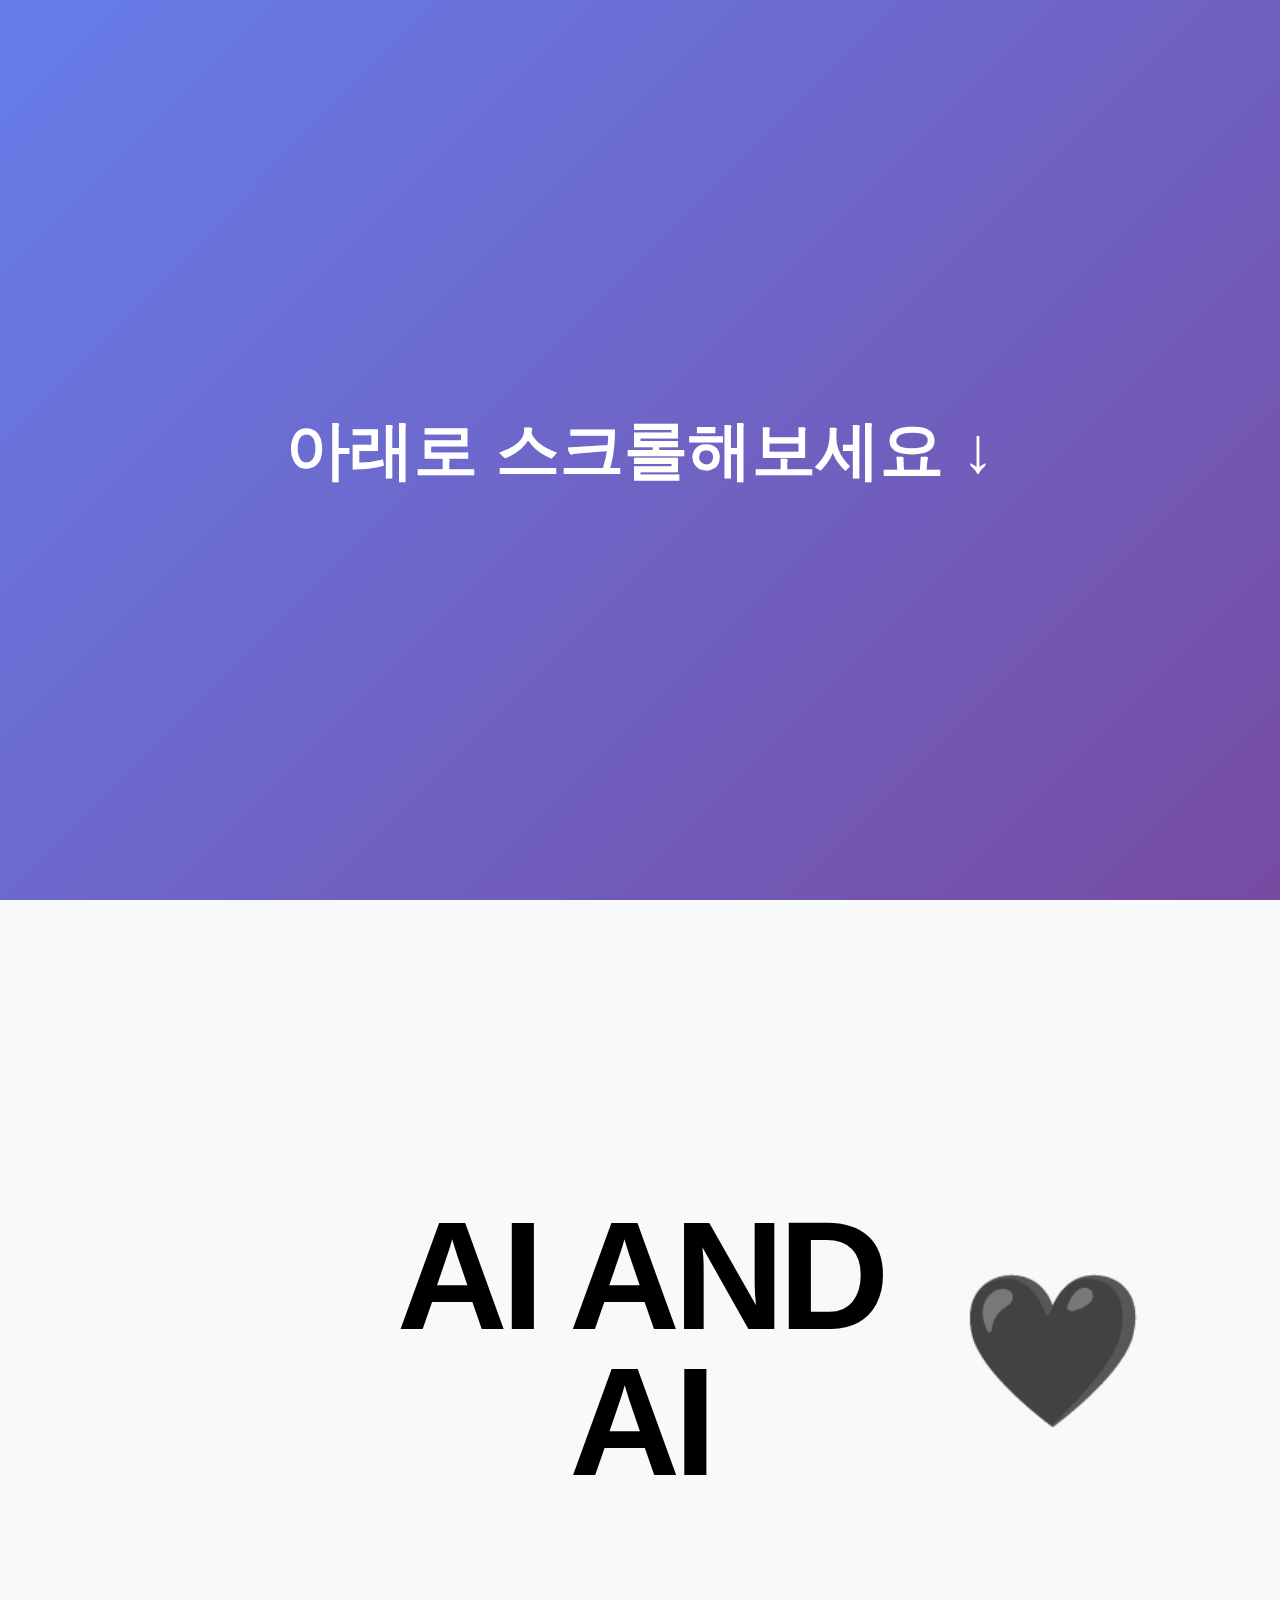
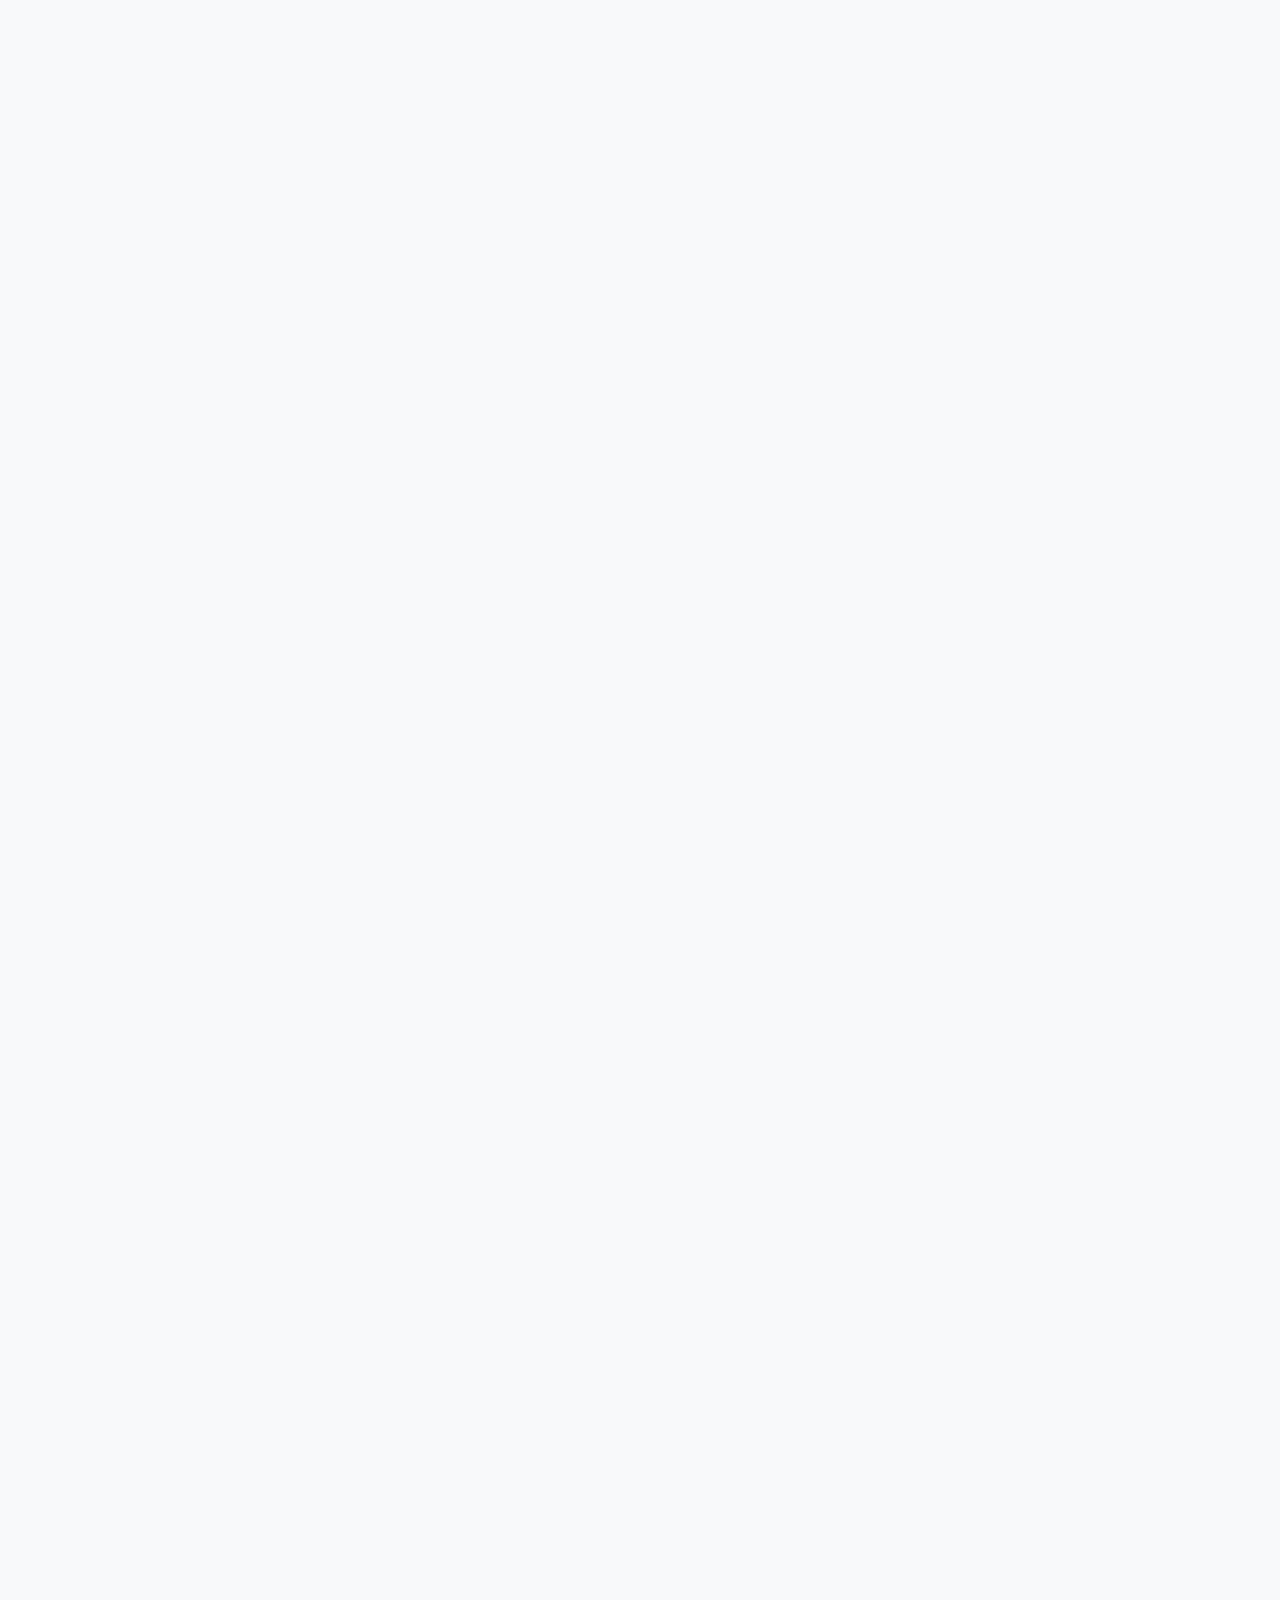
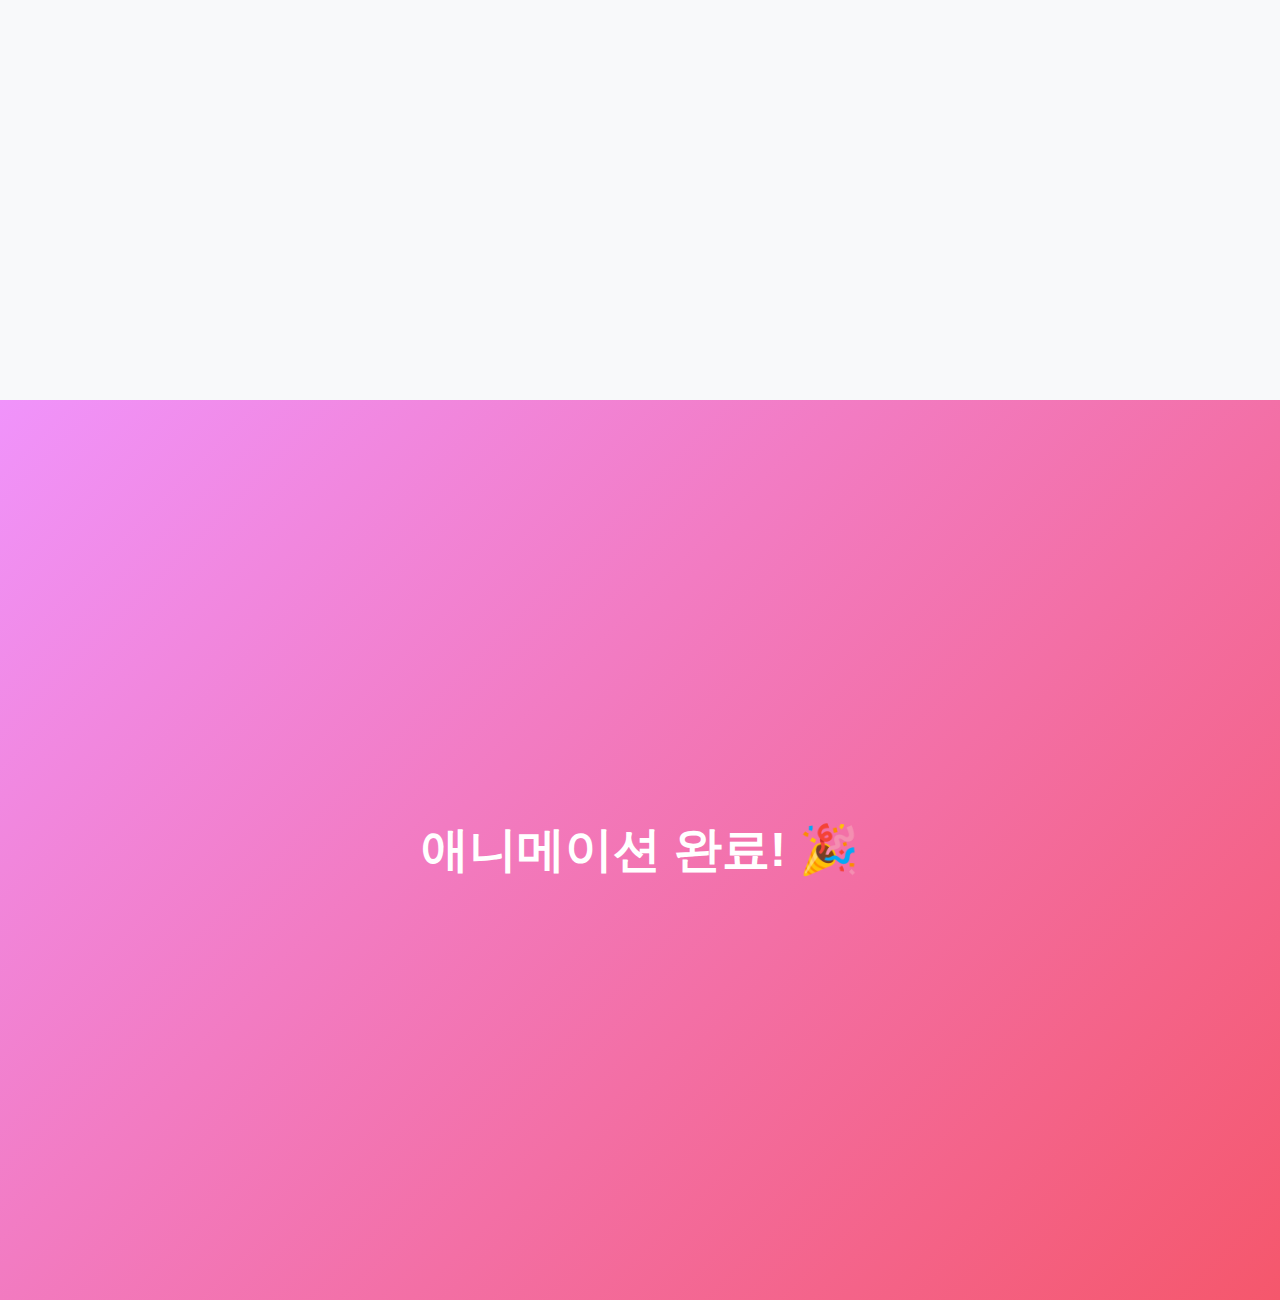
<file: section-2.html>
<!DOCTYPE html>
<html lang="ko">
<head>
    <meta charset="UTF-8">
    <meta name="viewport" content="width=device-width, initial-scale=1.0">
    <title>Scroll Animation - 사이드 이미지 중앙 이동</title>
<link href="https://fonts.googleapis.com/css2?family=Inter:wght@400;700;900&amp;display=swap" rel="stylesheet"/>

    <style>
        * {
            margin: 0;
            padding: 0;
            box-sizing: border-box;
        }

        body {
            font-family: -apple-system, BlinkMacSystemFont, 'Segoe UI', sans-serif;
            overflow-x: hidden;
        }

        /* 첫 번째 섹션 */
        .intro-section {
            height: 100vh;
            display: flex;
            align-items: center;
            justify-content: center;
            background: linear-gradient(135deg, #667eea 0%, #764ba2 100%);
        }

        .intro-section h1 {
            font-size: 4rem;
            color: white;
            text-align: center;
        }

        /* 메인 애니메이션 섹션 */
        .animation-section {
            position: relative;
            height: 300vh;
            background: #f8f9fa;
        }

        .sticky-container {
            position: sticky;
            top: 0;
            height: 100vh;
            overflow: hidden;
        }

        .content-wrapper {
            position: relative;
            height: 100%;
            display: flex;
            align-items: center;
            justify-content: center;
            padding: 0 5%;
        }

        /* 텍스트 영역 */
        .text-content {
            position: absolute;
            left: 50%;
            transform: translateX(-50%);
            max-width: 700px;
            text-align: center;
            z-index: 1;
            transition: opacity 0.5s ease;
        }

        .text-content .label {
            font-family: 'Arial', sans-serif;
            font-size: 1.2rem;
            font-weight: 700;
            color: #667eea;
            margin-bottom: 20px;
            opacity: 1;
            transition: opacity 0.5s ease;
        }

        .text-content .title {
            font-size: 3.5rem;
            font-weight: 700;
            line-height: 1.3;
            margin-bottom: 30px;
            opacity: 1;
            transition: opacity 0.5s ease;
        }

        .text-content .description {
            font-size: 1.3rem;
            line-height: 1.8;
            color: #666;
            opacity: 1;
            transition: opacity 0.5s ease;
        }

        /* 이미지 영역 */
        .image-container {
            position: absolute;
            right: 10%;
            top: 50%;
            transform: translateY(-50%);
            width: 200px;
            height: 200px;
            border-radius: 30px;
            overflow: visible;
            display: flex;
            align-items: center;
            justify-content: center;
            transition: none;
        }

        .heart-emoji {
            font-size: 150px;
            line-height: 1;
            transition: none;
            position: relative;
        }
        
        /* 빨간 하트를 위한 오버레이 */
        .heart-emoji::after {
            content: '❤️';
            position: absolute;
            top: 0;
            left: 0;
            opacity: 0;
            transition: none;
        }

        .image-container img {
            width: 100%;
            height: 100%;
            object-fit: cover;
        }

        /* 최종 섹션 */
        .final-section {
            height: 100vh;
            display: flex;
            align-items: center;
            justify-content: center;
            background: linear-gradient(135deg, #f093fb 0%, #f5576c 100%);
        }

        .final-section h2 {
            font-size: 3rem;
            color: white;
            text-align: center;
        }

        .text-hero {
            font-size: clamp(3.5rem, 12vw, 12rem);
            line-height: 0.95;
            letter-spacing: -0.04em;
            font-weight: 900;
            text-transform: uppercase;
        }

        /* 반응형 */
        @media (max-width: 1024px) {
            .text-content .title {
                font-size: 2.5rem;
            }

            .image-container {
                width: 280px;
                height: 480px;
            }
        }

        @media (max-width: 768px) {
            .text-content {
                left: 5%;
                max-width: 90%;
            }

            .text-content .title {
                font-size: 2rem;
            }

            .image-container {
                right: 5%;
                width: 220px;
                height: 380px;
            }
        }
    </style>
</head>
<body>
    <!-- 인트로 섹션 -->
    <section class="intro-section">
        <h1>아래로 스크롤해보세요 ↓</h1>
    </section>

    <!-- 메인 애니메이션 섹션 -->
    <section class="animation-section">
        <div class="sticky-container">
            <div class="content-wrapper">
                <!-- 텍스트 콘텐츠 -->
                <div class="text-content" id="textContent">
                    <h1 class="text-hero">
                        <span class="block">
                            AI
                        </span>
                        <span class="block">
                            AND
                        </span>
                        <span class="block">
                            ai
                        </span>
                    </h1>
                </div>

                <!-- 이미지 컨테이너 -->
                <div class="image-container" id="imageContainer">
                    <div class="heart-emoji" id="heartEmoji">🖤</div>
                </div>
            </div>
        </div>
    </section>

    <!-- 최종 섹션 -->
    <section class="final-section">
        <h2>애니메이션 완료! 🎉</h2>
    </section>

    <script>
        // 스크롤 애니메이션 처리
        const animationSection = document.querySelector('.animation-section');
        const imageContainer = document.getElementById('imageContainer');
        const heartEmoji = document.getElementById('heartEmoji');
        const textContent = document.getElementById('textContent');

        window.addEventListener('scroll', () => {
            const sectionTop = animationSection.offsetTop;
            const sectionHeight = animationSection.offsetHeight;
            const scrollY = window.scrollY;
            
            // 섹션 내에서의 스크롤 진행도 (0 ~ 1)
            const scrollProgress = Math.max(0, Math.min(1, 
                (scrollY - sectionTop) / (sectionHeight - window.innerHeight)
            ));

            // 1단계 (0~40%): 이미지가 오른쪽에서 중앙으로 이동
            if (scrollProgress <= 0.4) {
                const moveProgress = scrollProgress / 0.4; // 0 ~ 1
                
                // 이미지를 오른쪽(10%)에서 중앙(50%)으로 이동
                const startRight = 10;
                const endRight = 50;
                const currentRight = startRight + (endRight - startRight) * moveProgress;
                
                imageContainer.style.right = 'auto';
                imageContainer.style.left = `${currentRight}%`;
                imageContainer.style.transform = `translate(-50%, -50%)`;
                imageContainer.style.top = '50%';
                imageContainer.style.width = '200px';
                imageContainer.style.height = '200px';
                
                // 하트 크기 초기화
                heartEmoji.style.fontSize = '150px';
                
                // 텍스트 페이드 아웃
                const textOpacity = 1 - moveProgress;
                textContent.style.opacity = textOpacity;
                
                // 검정 하트 유지
                heartEmoji.style.setProperty('--red-opacity', '0');
                
            } 
            // 2단계 (40~100%): 중앙에 도달 후 확대되면서 빨간색으로 물들기
            else {
                const expandProgress = (scrollProgress - 0.4) / 0.6; // 0 ~ 1
                
                // 중앙 고정
                imageContainer.style.left = '50%';
                imageContainer.style.top = '50%';
                imageContainer.style.transform = `translate(-50%, -50%)`;
                
                // 200px에서 화면 크기보다 큰 크기로 확대
                const startSize = 200;
                const endSize = Math.max(window.innerWidth, window.innerHeight) * 1.5;
                const currentSize = startSize + (endSize - startSize) * expandProgress;
                
                imageContainer.style.width = `${currentSize}px`;
                imageContainer.style.height = `${currentSize}px`;
                
                // 하트 크기도 비례해서 증가
                const startFontSize = 150;
                const endFontSize = startFontSize * (endSize / startSize);
                const currentFontSize = startFontSize + (endFontSize - startFontSize) * expandProgress;
                heartEmoji.style.fontSize = `${currentFontSize}px`;
                
                // 텍스트 완전히 사라짐
                textContent.style.opacity = '0';
                
                // 빨간 하트 오버레이의 투명도를 서서히 증가 (검정→빨강으로 물들기)
                const redOpacity = expandProgress;
                heartEmoji.style.setProperty('--red-opacity', redOpacity);
                
                // CSS 변수 적용을 위한 스타일 업데이트
                const afterElement = window.getComputedStyle(heartEmoji, '::after');
                heartEmoji.setAttribute('style', 
                    `font-size: ${currentFontSize}px; --red-opacity: ${redOpacity};`
                );
            }
        });
        
        // CSS 변수를 통한 ::after 제어
        const style = document.createElement('style');
        style.textContent = `
            .heart-emoji::after {
                opacity: var(--red-opacity, 0);
            }
        `;
        document.head.appendChild(style);
    </script>
</body>
</html>
</file>
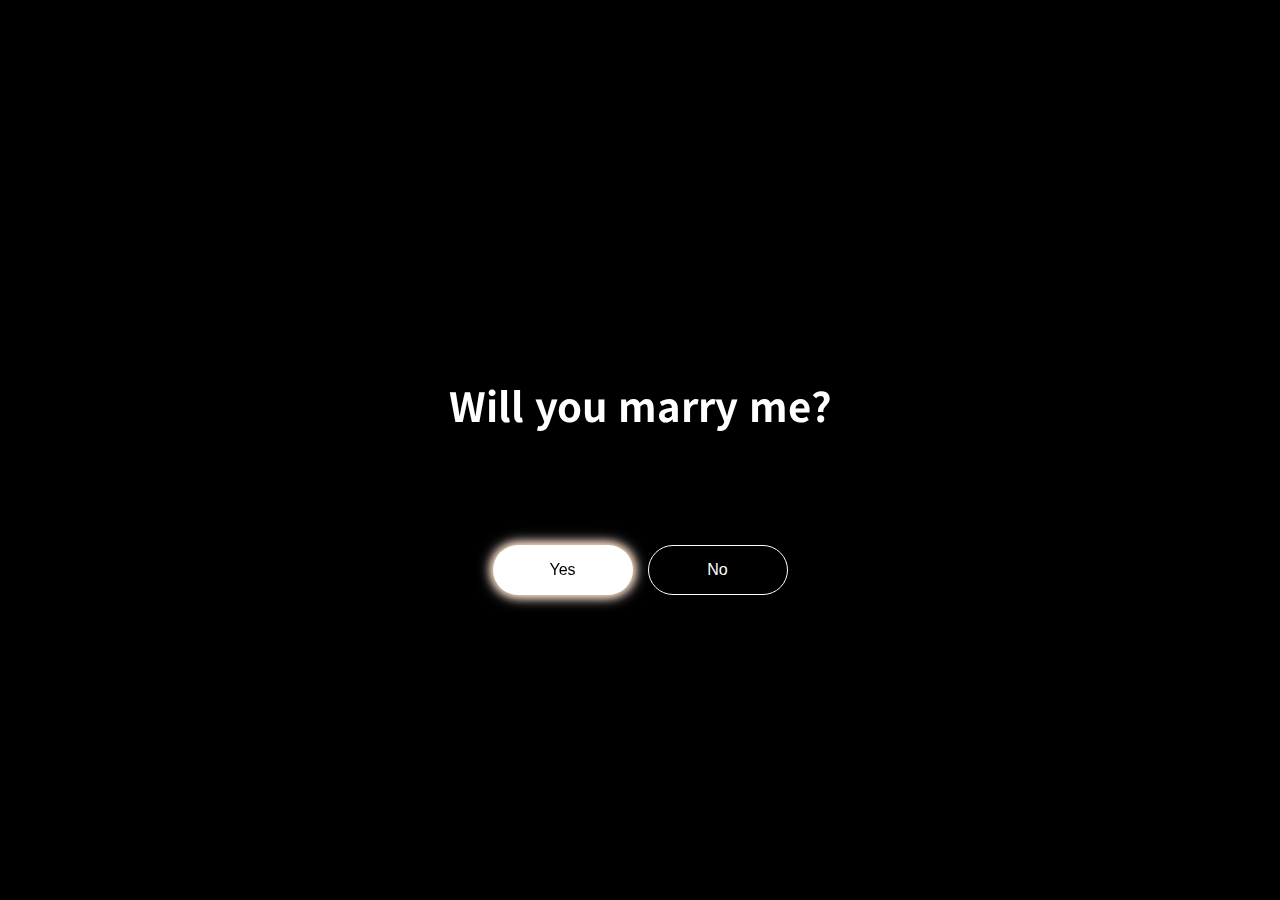
<file: section-4.html>
<!DOCTYPE html>
<html lang="ko">
<head>
<meta charset="UTF-8">
<meta name="viewport" content="width=device-width, initial-scale=1.0, maximum-scale=1.0, user-scalable=no">
<title>Confetti Proposal Button</title>
<link href="https://fonts.googleapis.com/css2?family=Dancing+Script:wght@700&family=Noto+Sans+KR:wght@300;500&display=swap" rel="stylesheet">
<style>
  @keyframes loading {
    0%, 50% { cy: 10; }
    25% { cy: 3; }
  }

  * { box-sizing: border-box; margin: 0; padding: 0; }

  body { 
    background: #000; 
    -webkit-font-smoothing: antialiased;
    height: 100vh;
    display: flex;
    align-items: center;
    justify-content: center;
    font-family: 'Noto Sans KR', sans-serif;
    overflow: hidden;
    touch-action: manipulation; /* 기본 터치 동작 최적화 */
  }

  section {
    position: relative;
    text-align: center;
    display: flex;
    flex-direction: column;
    align-items: center;
    justify-content: center;
    min-height: 500px;
    width: 100%;
  }

  .display-area {
    position: relative;
    width: 85%;
    height: 200px;
    display: flex;
    align-items: center;
    justify-content: center;
    margin-bottom: 40px;
  }

  .main-massage {
    position: absolute;
    font-size: 2.5rem;
    color: #fff;
    transition: all 0.8s ease;
    width: 100%;
    z-index: 5;
  }

  .main-massage.hide { opacity: 0; transform: translateY(-30px); pointer-events: none; }

  .image-container {
    position: absolute;
    width: 100%;
    height: 210px;
    opacity: 0;
    transform: translateY(30px);
    transition: all 1.2s cubic-bezier(0.4, 0, 0.2, 1);
    border-radius: 20px;
    box-shadow: 0 10px 30px rgba(0,0,0,0.15);
    overflow: hidden;
  }

  .image-container.show { opacity: 1; transform: translateY(0); }
  .image-container img { width: 100%; height: 100%; object-fit: cover; }

  .button-group {
    display: flex;
    gap: 15px;
    width: 100%;
    max-width: 400px;
    justify-content: center;
    position: relative;
  }

  button {
    position: relative;
    height: 50px;
    border: none; outline: none;
    color: #f4f7ff;
    font-size: 16px;
    font-weight: 500;
    cursor: pointer;
    z-index: 10;
    transition: transform 0.2s cubic-bezier(0.34, 1.56, 0.64, 1), opacity 0.5s, width 0.5s;
    border-radius: 50px;
    -webkit-tap-highlight-color: transparent; /* 모바일 터치 하이라이트 제거 */
  }

  #btn-yes { width: 140px; background: #fff; box-shadow: 0 0 8px #eae0ab, 0 0 12px #FFC0CB, 0 0 16px #FFFAF0; color: #000; flex-shrink: 0; }
  #btn-yes.full-width { width: 90% !important; font-size: 20px; } 

  #btn-no {
    width: 140px;
    background: #000;
    border: 1px solid #fff;
    color: #fff;
    flex-shrink: 0;
  }
  
  #btn-no.vanish { opacity: 0; transform: scale(0) !important; pointer-events: none; width: 0 !important; margin: 0; padding: 0; }

  .message {
    position: absolute; left: 50%; top: 50%;
    transform: translate(-50%,-50%);
    width: 100%;
    display: flex; align-items: center; justify-content: center;
    pointer-events: none;
  }

  .submitMessage { opacity: 0; transition: opacity 0.3s; }
  .loadingMessage { opacity: 0; transition: opacity 0.3s; }
  .loadingMessage svg { fill: gray; width: 22px; height: 17px; }
  .successMessage { opacity: 0; transition: opacity 0.3s; font-size: 18px; white-space: nowrap; }

  button.ready .submitMessage { opacity: 1; }
  button.loading .submitMessage { opacity: 0; }
  button.loading .loadingMessage { opacity: 1; }
  button.complete .loadingMessage { opacity: 0; }
  button.complete .successMessage { opacity: 1; transition: opacity 0.3s ease 0.5s; }

  canvas { position: fixed; inset: 0; pointer-events: none; z-index: 2; }
</style>
</head>
<body>

<section>
    <div class="display-area">
      <strong id="main-msg" class="main-massage">Will you marry me?</strong>
      <div id="photo" class="image-container">
        <img src="./asset/images/KakaoTalk_20260226_220809178.jpg" alt="Special Moment">
      </div>
    </div>

    <div class="button-group" id="btn-wrap">
      <button id="btn-yes" class="ready" onclick="clickYes()">
        <div class="message submitMessage"><span>Yes</span></div>
        <div class="message loadingMessage">
          <svg viewbox="0 0 19 17">
            <circle cx="2.2" cy="10" r="1.6" style="animation: loading 1s infinite"/>
            <circle cx="9.5" cy="10" r="1.6" style="animation: loading 1s infinite; animation-delay: .1s"/>
            <circle cx="16.8" cy="10" r="1.6" style="animation: loading 1s infinite; animation-delay: .2s"/>
          </svg>
        </div>
        <div class="message successMessage"><span>💍</span></div>
      </button>

      <button id="btn-no" 
              onmouseover="dodgeNo(event)" 
              onmousedown="dodgeNo(event)" 
              ontouchstart="dodgeNo(event)" 
              onclick="clickNo()">
        <span class="no-text">No</span>
      </button>
    </div>
    
    <canvas id="canvas"></canvas>
</section>

<script>
  const btnYes = document.getElementById('btn-yes');
  const btnNo = document.getElementById('btn-no');
  const mainMsg = document.getElementById('main-msg');
  const photo = document.getElementById('photo');
  const canvas = document.getElementById('canvas');
  const ctx = canvas.getContext('2d');
  
  let noClickCount = 0;
  let disabled = false;

  function dodgeNo(e) {
    if (noClickCount < 2) {
      // 모바일에서 터치 시 이벤트 전파 방지 (클릭 발생 억제)
      if (e.type === 'touchstart') {
        // e.preventDefault(); // 필요 시 활성화
      }

      const padding = 50; // 화면 가장자리 여유 공간
      // 이동 가능한 최대 범위 계산
      const maxX = (window.innerWidth / 2) - padding;
      const maxY = (window.innerHeight / 2) - padding;
      
      const randomX = (Math.random() - 0.5) * window.innerWidth * 0.8;
      const randomY = (Math.random() - 0.5) * window.innerHeight * 0.6;
      
      btnNo.style.transform = `translate(${randomX}px, ${randomY}px)`;
    }
  }

  function clickNo() {
    noClickCount++;
    if (noClickCount >= 2) {
      btnNo.classList.add('vanish');
      btnYes.classList.add('full-width');
      setTimeout(() => {
        btnNo.style.display = 'none';
      }, 500);
    } else {
      dodgeNo();
    }
  }

  function clickYes() {
    if (disabled) return;
    disabled = true;
    
    btnNo.classList.add('vanish');
    btnYes.classList.add('full-width');
    btnYes.className = 'loading full-width';

    setTimeout(() => {
      btnYes.className = 'complete full-width';
      mainMsg.classList.add('hide');
      setTimeout(() => {
        burst();
        photo.classList.add('show');
      }, 320);
    }, 1500);
  }

  // --- 컨페티 로직 ---
  const COLORS = [{ front:'#ff5c8a', back:'#e04572' }, { front:'#b3c7ff', back:'#8fa5e5' }, { front:'#ffcc00', back:'#d1a700' }];
  const rand = (a, b) => Math.random() * (b - a) + a;
  let confetti = [];

  function resize() { canvas.width = innerWidth; canvas.height = innerHeight; }
  window.addEventListener('resize', resize);
  resize();

  class Confetto {
    constructor() {
      this.mod = rand(0, 99);
      this.color = COLORS[Math.floor(rand(0, 3))];
      this.dim = { x: rand(5,9), y: rand(8,15) };
      this.pos = { x: rand(innerWidth/2 - 100, innerWidth/2 + 100), y: rand(innerHeight/2, innerHeight/2 + 100) };
      this.rot = rand(0, 2*Math.PI);
      this.scale = { x:1, y:1 };
      this.vel = { x: rand(-10, 10), y: -rand(7, 12) };
    }
    update() {
      this.vel.x -= this.vel.x * 0.075; this.vel.y = Math.min(this.vel.y + 0.3, 3);
      this.pos.x += this.vel.x; this.pos.y += this.vel.y;
      this.scale.y = Math.cos((this.pos.y + this.mod) * 0.09);
    }
  }

  function burst() { for (let i=0; i<50; i++) confetti.push(new Confetto()); }

  function render() {
    ctx.clearRect(0, 0, canvas.width, canvas.height);
    confetti.forEach(c => {
      const w = c.dim.x * c.scale.x, h = c.dim.y * c.scale.y;
      ctx.translate(c.pos.x, c.pos.y); ctx.rotate(c.rot); c.update();
      ctx.fillStyle = c.scale.y > 0 ? c.color.front : c.color.back;
      ctx.fillRect(-w/2, -h/2, w, h); ctx.setTransform(1,0,0,1,0,0);
    });
    requestAnimationFrame(render);
  }
  render();
</script>
</body>
</html>
</file>
